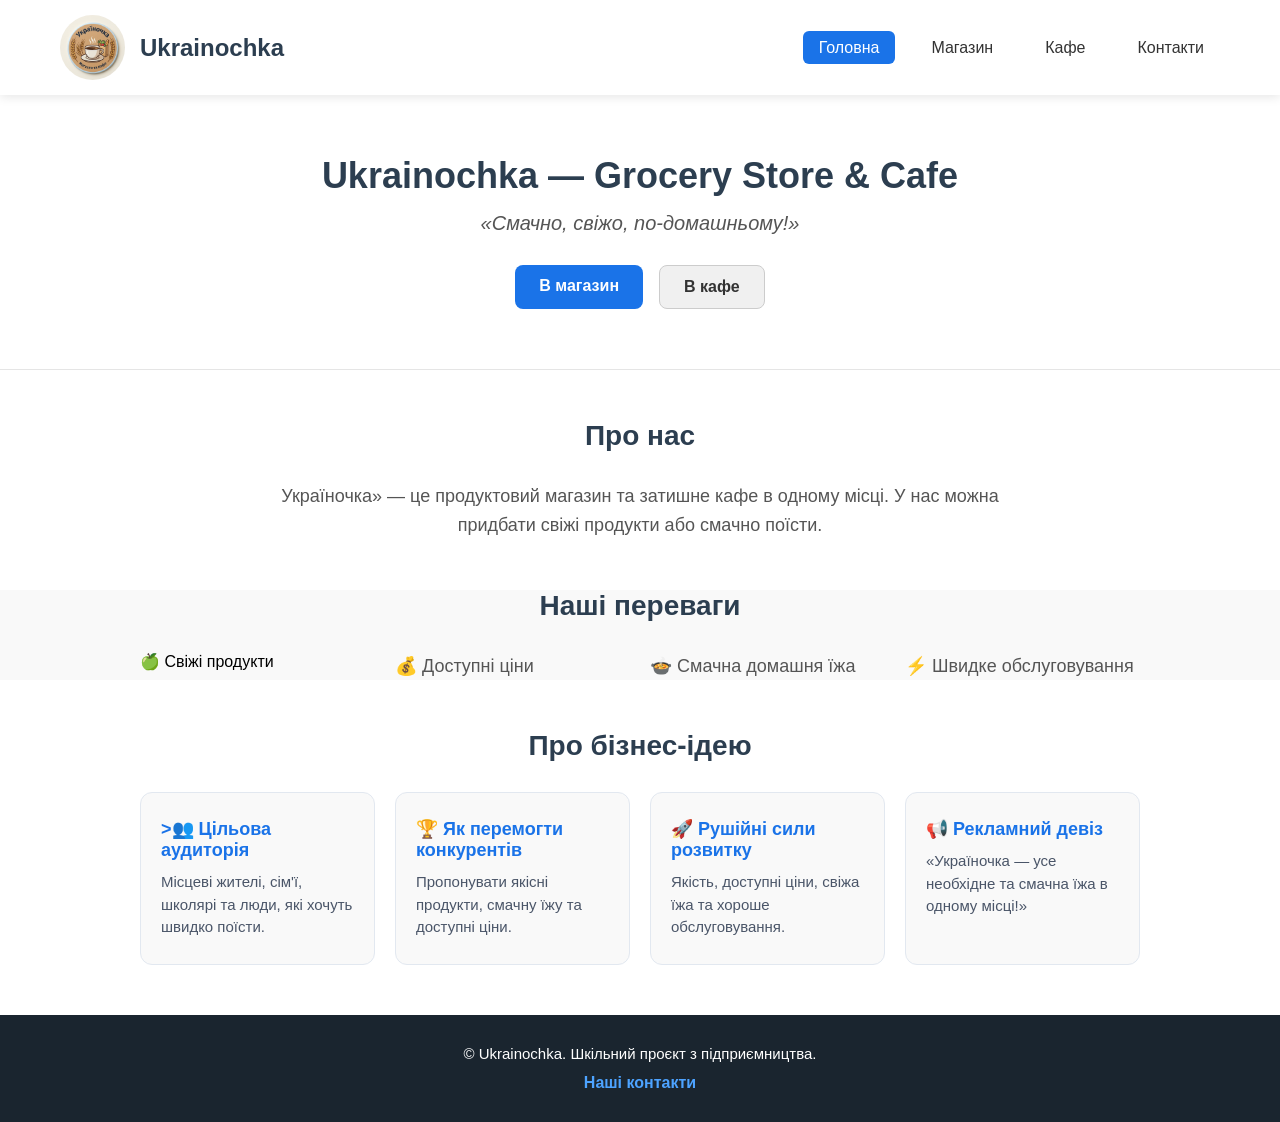
<file: index.html>
<!DOCTYPE html>
<html lang="uk">
<head>
    <meta charset="UTF-8">
    <meta name="viewport" content="width=device-width, initial-scale=1.0">
    <link rel="stylesheet" href="style.css/style.css">
    <title>UKRAINOCHKA</title>
</head>
<body>
    <header class="site-header">
        <div class="header-container">
            <div class="logo-block">
                <img class="logo-img" src="image/logo.jpg" alt="Eror">
                <span class="logo-title">Ukrainochka</span>
            </div>
            <nav class="menu">
                <ul class="list">
                     <li class="item"><a href="index.html" class="link active">Головна</a></li>
                    <li class="item"><a href="store.html" class="link">Магазин</a></li>
                    <li class="item"><a href="cafe.html" class="link">Кафе</a></li>
                    <li class="item"><a href="contacts.html" class="link">Контакти</a></li>
                </ul>
            </nav>
        </div>
    </header>    
        <section class="hero-section">
            <div class="hero-container">
                <h1 class="hero-title">Ukrainochka — Grocery Store & Cafe</h1>
                <p class="hero-subtitle">«Смачно, свіжо, по-домашньому!»</p>
                <div class="hero-buttons">
                    <a href="store.html" class="btn btn-primary">В магазин</a>
                    <a href="cafe.html" class="btn btn-secondary">В кафе</a>
                </div>
            </div>
        </section>
        <section class="about-section">
            <div class="about-container">
                <h2 class="section-title">
                    Про нас
                </h2>
                <p class="about-text">Україночка» — це продуктовий магазин та затишне кафе в одному місці. У нас можна придбати свіжі продукти або смачно поїсти.</p>
            </div>
        </section>
        <section class="advantaes-section">
            <div class="advantages-container">
                <h2 class="section-title">Наші переваги</h2>
                <div class="advantages-grid">
                    <div class="adveantages-card">
                        <p class="advantages-text">🍏 Свіжі продукти</p>
                    </div>
                    <div class="advantages-card">
                        <p class="about-text">💰 Доступні ціни</p>
                    </div>
                    <div class="advantages-card">
                        <p class="about-text">🍲 Смачна домашня їжа</p>
                    </div>
                    <div class="advantages-card">
                        <p class="about-text">⚡ Швидке обслуговування</p>
                    </div>
                </div>
            </div>
        </section>
        <section class="business-section">
            <div class="business-container">
                <h2 class="section-title">Про бізнес-ідею</h2>
                <div class="business-grid">
                    <div class="business-card">
                        <h3 class="card-title">>👥 Цільова аудиторія</h3>
                        <p class="card-text">Місцеві жителі, сім'ї, школярі та люди, які хочуть швидко поїсти.</p>
                    </div>
                    <div class="business-card">
                        <h3 class="card-title">🏆 Як перемогти конкурентів</h3>
                        <p class="card-text">Пропонувати якісні продукти, смачну їжу та доступні ціни.</p>
                    </div>
                    <div class="business-card">
                        <h3 class="card-title">🚀 Рушійні сили розвитку</h3>
                        <p class="card-text">Якість, доступні ціни, свіжа їжа та хороше обслуговування.</p>
                    </div>
                    <div class="business-card">
                        <h3 class="card-title">📢 Рекламний девіз</h3>
                        <p class="card-text">«Україночка — усе необхідне та смачна їжа в одному місці!»</p>
                    </div>
                </div>
            </div>
        </section>
        <footer class="site-footer">
    <div class="footer-container">
        <p class="footer-text">© Ukrainochka. Шкільний проєкт з підприємництва.</p>
        <a href="contacts.html" class="footer-link">Наші контакти</a>
    </div>
</footer>
</body>
</html>
</file>
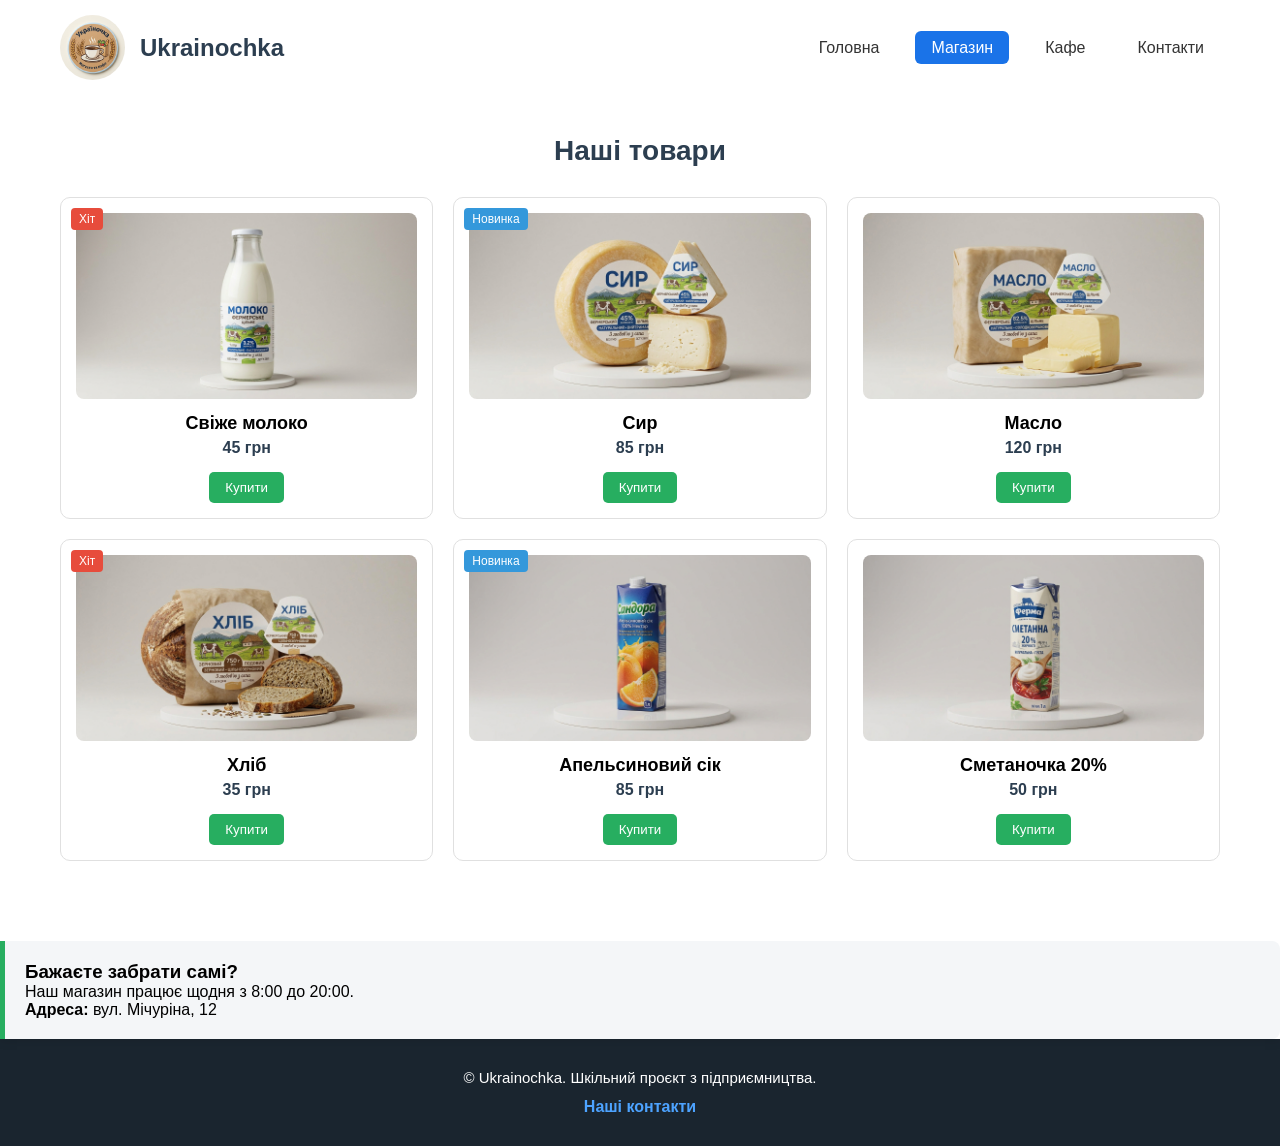
<file: store.html>
<!DOCTYPE html>
<html lang="en">
<head>
    <meta charset="UTF-8">
    <meta name="viewport" content="width=device-width, initial-scale=1.0">
    <link rel="stylesheet" href="style.css/style.css">
    <title>store</title>
</head>
<body>
    <header class="site-header">
    <div class="header-container">
        <div class="logo-block">
            <img class="logo-img" src="image/logo.jpg" alt="Logo">
            <span class="logo-title">Ukrainochka</span>
        </div>
        <nav class="menu">
            <ul class="list">
                <li class="item"><a href="index.html" class="link">Головна</a></li>
                <li class="item"><a href="store.html" class="link active">Магазин</a></li>
                <li class="item"><a href="cafe.html" class="link">Кафе</a></li>
                <li class="item"><a href="contacts.html" class="link">Контакти</a></li>
            </ul>
        </nav>
    </div>
    <section class="products-section">
  <h2 class="section-title">Наші товари</h2>
  
  <div class="products-grid">
    <!-- Картка 1 -->
    <div class="product-card">
      <span class="badge hit">Хіт</span>
      <div class="product-image">
        <img src="image/milk.jpg" alt="Товар 1">
      </div>
      <h3 class="product-title">Свіже молоко</h3>
      <p class="product-price">45 грн</p>
      <button class="btn-buy">Купити</button>
    </div>

    <!-- Картка 2 -->
    <div class="product-card">
      <span class="badge new">Новинка</span>
      <div class="product-image">
        <img src="image/cheese.jpg" alt="Товар 2">
      </div>
      <h3 class="product-title">Сир</h3>
      <p class="product-price">85 грн</p>
      <button class="btn-buy">Купити</button>
    </div>

    <!-- Картка 3 -->
    <div class="product-card">
      <div class="product-image">
        <img src="image/butter.jpg" alt="Товар 3">
      </div>
      <h3 class="product-title">Масло</h3>
      <p class="product-price">120 грн</p>
      <button class="btn-buy">Купити</button>
    </div>
      <!-- Картка 4 -->
    <div class="product-card">
        <span class="badge hit">Хіт</span>
        <div class="product-image">
            <img src="image/bread.jpg" alt="Свіжий хліб">
        </div>
        <h3 class="product-title">Хліб</h3>
        <p class="product-price">35 грн</p>
        <button class="btn-buy">Купити</button>
    </div>

<!-- Картка 5 -->
    <div class="product-card">
        <span class="badge new">Новинка</span>
        <div class="product-image">
            <img src="image/juice.jpg">
        </div>
        <h3 class="product-title">Апельсиновий сік</h3>
        <p class="product-price">85 грн</p>
        <button class="btn-buy">Купити</button>
    </div>

<!-- Картка 6 -->
    <div class="product-card">
        <div class="product-image">
            <img src="image/sour cream.jpg" >
        </div>
        <h3 class="product-title">Сметаночка 20%</h3>
        <p class="product-price">50 грн</p>
        <button class="btn-buy">Купити</button>
    </div>
  </div>
</section>
<section class="pickup-info">
  <div class="pickup-text">
    <h3>Бажаєте забрати самі?</h3>
    <p>Наш магазин працює щодня з 8:00 до 20:00.</p>
    <p><strong>Адреса:</strong> вул. Мічуріна, 12</p>
  </div>
</section>
</header>
        <footer class="site-footer">
    <div class="footer-container">
        <p class="footer-text">© Ukrainochka. Шкільний проєкт з підприємництва.</p>
        <a href="contacts.html" class="footer-link">Наші контакти</a>
    </div>
</footer>
</body>
</html>
</file>
<file: style.css/style.css>
/* Базові стилі */
* {
    margin: 0;
    padding: 0;
    box-sizing: border-box;
}

body {
    font-family: Arial, sans-serif;
    background-color: #f9f9f9;
}

/* Шапка сайту */
.site-header {
    background-color: #ffffff;
    box-shadow: 0 2px 10px rgba(0, 0, 0, 0.1);
    position: sticky;
    top: 0;
    z-index: 100;
}

/* Контейнер: розсуває логотип ліворуч, а меню праворуч */
.header-container {
    max-width: 1200px;
    margin: 0 auto;
    padding: 15px 20px;
    display: flex;
    justify-content: space-between; /* Лого зліва, меню справа */
    align-items: center; /* Вирівнювання по висоті */
}

/* Блок логотипу */
.logo-block {
    display: flex;
    align-items: center;
    gap: 15px;
}

.logo-img {
    height: 65px;
    width: 65px;
    border-radius: 50%;
    object-fit: cover;
}

.logo-title {
    font-size: 24px;
    font-weight: 700;
    color: #2c3e50;
}

/* Список меню в один рядок */
.list {
    display: flex; /* Рендерить пункти в один рядок */
    flex-direction: row;
    list-style: none;
    gap: 20px;
    margin: 0;
    padding: 0;
}

/* Посилання */
.link {
    text-decoration: none;
    color: #333;
    font-size: 16px;
    font-weight: 500;
    padding: 8px 16px;
    border-radius: 6px;
    transition: all 0.3s ease;
}

.link:hover {
    background-color: #f0f0f0;
    color: #1a73e8;
}

.link.active {
    color: #ffffff;
    background-color: #1a73e8;
}
.hero-section{
    background-color: #ffffff;
    padding: 60px 20px;
    text-align: center;
    border-bottom: 1px solid #e5e5e5;
}
.hero-container{
    max-width: 800px;
    margin: 0 auto;
}
.hero-title{
    font-size: 36px;
    color: #2c3e50;
    margin-bottom: 15px;
}
.hero-subtitle{
    font-size: 20px;
    color: #555;
    font-style: italic;
    margin-bottom: 30px;
}
.hero-buttons{
    display: flex;
    justify-content: center;
    gap: 16px;
}
.btn{
    text-decoration: none;
    padding: 12px 24px;
    font-size: 16px;
    font-weight: 600;
    border-radius: 8px;
    transition: background-color 0.3s;
}
.btn-primary{
    background-color: #1a73e8;
    color: #ffffff;
}
.btn-primary:hover{
    background-color: #1557b0;
}
.btn-secondary {
    background-color: #f0f0f0;
    color: #333;
    border: 1px solid #ccc;
}

.btn-secondary:hover {
    background-color: #e0e0e0;
}
/* Секция Про нас */
.about-section {
    padding: 50px 20px;
    background-color: #ffffff;
    text-align: center;
}

.about-container {
    max-width: 800px;
    margin: 0 auto;
}

.section-title {
    font-size: 28px;
    color: #2c3e50;
    margin-bottom: 20px;
}

.about-text {
    font-size: 18px;
    line-height: 1.6;
    color: #555;
}
/* Секція Переваг */
.advantages-section {
    padding: 50px 20px;
    background-color: #f4f6f8;
    text-align: center; /* Центрує заголовок */
}

.advantages-container {
    max-width: 1000px;
    margin: 0 auto; /* Центрує весь блок по горизонталі */
}

/* Сітка з картками */
.advantages-grid {
    display: grid;
    grid-template-columns: repeat(auto-fit, minmax(220px, 1fr));
    gap: 20px;
    margin-top: 30px;
    justify-content: center; /* Центрує картки в сітці */
}

/* Картка переваги */
.advantage-card {
    background-color: #ffffff;
    padding: 25px 15px;
    border-radius: 12px;
    box-shadow: 0 4px 6px rgba(0, 0, 0, 0.05);
    transition: transform 0.3s ease, box-shadow 0.3s ease;
    
    /* Додано для центрування вмісту картки */
    display: flex;
    align-items: center;
    justify-content: center;
    text-align: center;
}

.advantage-card:hover {
    transform: translateY(-5px);
    box-shadow: 0 8px 15px rgba(0, 0, 0, 0.1);
}

.advantage-text {
    font-size: 18px;
    font-weight: 600;
    color: #2c3e50;
    margin: 0;
    text-align: center;
}

/* Застосовуємо абсолютно до всіх блоків та елементів сайту */
header,
section,
footer,
.hero-container,
.advantage-card,
.business-card,
.btn {
    animation: fadeInUp linear both;
    animation-timeline: view();
    animation-range: entry 5% cover 25%;
}
/* 5-та секція: Бізнес-ідея */
.business-section {
    padding: 50px 20px;
    background-color: #ffffff;
}

.business-container {
    max-width: 1000px;
    margin: 0 auto;
    text-align: center;
}

/* Сітка з 4 карток */
.business-grid {
    display: grid;
    grid-template-columns: repeat(auto-fit, minmax(220px, 1fr));
    gap: 20px;
    margin-top: 30px;
    justify-content: center;
}

.business-card {
    background-color: #f9f9f9;
    padding: 25px 20px;
    border-radius: 12px;
    border: 1px solid #e2e8f0;
    text-align: left;
    transition: transform 0.3s ease;
}

.business-card:hover {
    transform: translateY(-4px);
}

.card-title {
    font-size: 18px;
    color: #1a73e8;
    margin-bottom: 10px;
}

.card-text {
    font-size: 15px;
    line-height: 1.5;
    color: #4a5568;
}
/* Підвал сайту */
.site-footer {
    background-color: #1a252f; /* Трохи темніший фон для кращого контрасту */
    padding: 30px 20px;
    text-align: center;
}

.footer-container {
    max-width: 1200px;
    margin: 0 auto;
    display: flex;
    flex-direction: column;
    align-items: center;
    gap: 12px;
}

.footer-text {
    font-size: 15px;
    color: #ffffff; /* Яскраво-білий колір тексту */
    font-weight: 500;
    margin: 0;
}

.footer-link {
    color: #4da3ff; /* Яскравий блакитний для посилання */
    text-decoration: none;
    font-weight: 600;
    transition: color 0.2s, transform 0.2s;
}

.footer-link:hover {
    color: #80c0ff;
    text-decoration: underline;
}
/* Секція товарів */
.products-section {
  padding: 40px 20px;
  max-width: 1200px;
  margin: 0 auto;
}

.section-title {
  text-align: center;
  margin-bottom: 30px;
}

/* Сітка карточок */
.products-grid {
  display: grid;
  grid-template-columns: repeat(3, 1fr);
  gap: 20px;
}

/* Картка товару */
.product-card {
  position: relative;
  background: #ffffff;
  border: 1px solid #e0e0e0;
  border-radius: 10px;
  padding: 15px;
  text-align: center;
  display: flex;
  flex-direction: column;
  align-items: center;
}

.product-image img {
  width: 100%;
  height: auto;
  border-radius: 8px;
}

.product-title {
  font-size: 18px;
  margin: 10px 0 5px;
}

.product-price {
  font-size: 16px;
  font-weight: bold;
  color: #2c3e50;
  margin-bottom: 15px;
}

.btn-buy {
  background-color: #27ae60;
  color: white;
  border: none;
  padding: 8px 16px;
  border-radius: 5px;
  cursor: pointer;
}

.btn-buy:hover {
  background-color: #219150;
}

/* Бейджі */
.badge {
  position: absolute;
  top: 10px;
  left: 10px;
  padding: 4px 8px;
  font-size: 12px;
  color: white;
  border-radius: 4px;
}

.badge.hit { background-color: #e74c3c; }
.badge.new { background-color: #3498db; }
.pickup-info {
  background-color: #f4f6f8;
  border-left: 5px solid #27ae60;
  padding: 20px;
  margin-top: 40px;
  border-radius: 0 8px 8px 0;
}
html, body {
  min-height: 100vh; /* Используйте min-height вместо height */
  overflow-x: hidden; /* Закрываем только горизонтальную прокрутку, если нужно */
  overflow-y: auto;   /* Разрешаем нормальный вертикальный скролл всей страницы */
}
</file>
